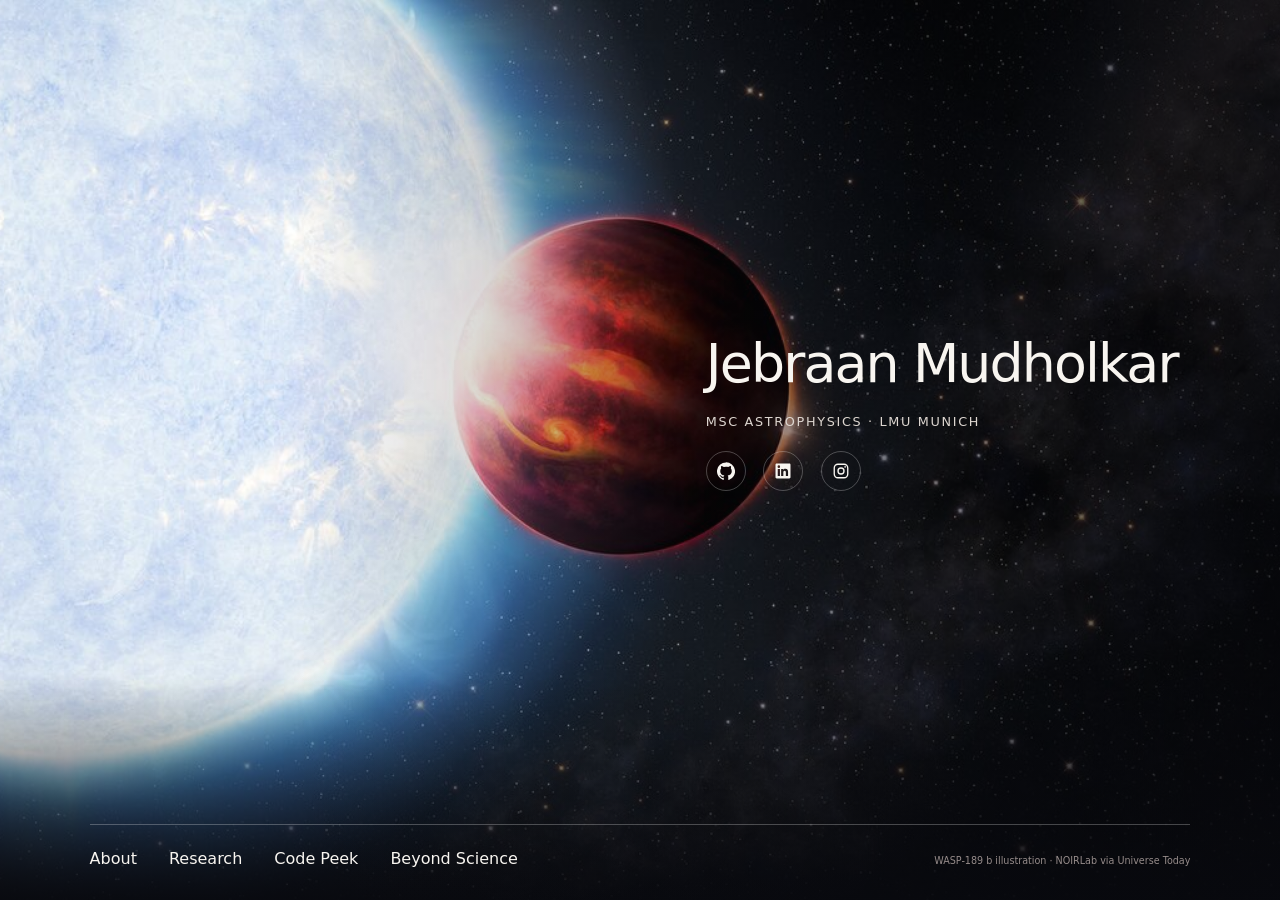
<file: index.html>
<!doctype html><html lang="en"><head><meta charset="utf-8"><meta name="viewport" content="width=device-width,initial-scale=1"><title>Jebraan Mudholkar | Astrophysics & Exoplanets</title><meta name="description" content="Jebraan Mudholkar, MSc Astrophysics student at LMU Munich, studying exoplanets, radial velocities and stellar spectra. Explore my research and life beyond science."><meta name="robots" content="index,follow"><link rel="canonical" href="https://proxima786.github.io/"><meta property="og:type" content="website"><meta property="og:title" content="Jebraan Mudholkar | Astrophysics & Exoplanets"><meta property="og:description" content="Jebraan Mudholkar, MSc Astrophysics student at LMU Munich, studying exoplanets, radial velocities and stellar spectra. Explore my research and life beyond science."><meta property="og:url" content="https://proxima786.github.io/"><meta property="og:image" content="https://proxima786.github.io/hero.jpg"><meta name="twitter:card" content="summary_large_image"><link rel="icon" href="favicon.svg" type="image/svg+xml"><link rel="stylesheet" href="style.css"><script src="site.js" defer></script><script type="application/ld+json">{"@context": "https://schema.org", "@type": "Person", "name": "Jebraan Mudholkar", "url": "https://proxima786.github.io/", "jobTitle": "MSc Astrophysics student", "affiliation": {"@type": "CollegeOrUniversity", "name": "Ludwig Maximilian University of Munich"}, "sameAs": ["https://github.com/proxima786", "https://de.linkedin.com/in/jebraan-mudholkar-01b378244", "https://www.instagram.com/jebraan_mudholkar/"]}</script>
<meta property="og:site_name" content="Jebraan Mudholkar">
<script type="application/ld+json">
{
  "@context": "https://schema.org",
  "@type": "WebSite",
  "name": "Jebraan Mudholkar",
  "url": "https://proxima786.github.io/"
}
</script>
</head><body class="homepage"><header class="hero" id="home">
<img alt="" fetchpriority="high" src="hero.jpg"/>
<div aria-hidden="true" class="shade"></div>
<div class="intro">
<h1>Jebraan Mudholkar</h1>
<p class="subtitle">MSc Astrophysics · LMU Munich</p>
<div aria-label="Social profiles" class="social">
<a aria-label="GitHub" href="https://github.com/proxima786" title="GitHub"><svg aria-hidden="true" viewbox="0 0 24 24"><path d="M12 .5a12 12 0 0 0-3.79 23.39c.6.11.82-.26.82-.58v-2.23c-3.34.73-4.04-1.42-4.04-1.42-.55-1.39-1.34-1.76-1.34-1.76-1.09-.75.08-.73.08-.73 1.21.08 1.85 1.24 1.85 1.24 1.07 1.84 2.81 1.31 3.49 1 .11-.78.42-1.31.76-1.61-2.67-.3-5.47-1.34-5.47-5.93 0-1.31.47-2.38 1.24-3.22-.12-.3-.54-1.52.12-3.18 0 0 1.01-.32 3.3 1.23A11.5 11.5 0 0 1 12 6.3c1.02 0 2.05.14 3.01.4 2.29-1.55 3.3-1.23 3.3-1.23.66 1.66.24 2.88.12 3.18.77.84 1.24 1.91 1.24 3.22 0 4.6-2.8 5.62-5.48 5.92.43.37.82 1.1.82 2.22v3.3c0 .32.22.7.83.58A12 12 0 0 0 12 .5z"></path></svg></a>
<a aria-label="LinkedIn" href="https://de.linkedin.com/in/jebraan-mudholkar-01b378244" title="LinkedIn"><svg aria-hidden="true" viewbox="0 0 24 24"><path d="M20.45 2H3.55C2.69 2 2 2.68 2 3.52v16.96c0 .84.69 1.52 1.55 1.52h16.9c.86 0 1.55-.68 1.55-1.52V3.52c0-.84-.69-1.52-1.55-1.52zM7.93 18.75H4.98V9.2h2.95v9.55zM6.45 7.9a1.71 1.71 0 1 1 0-3.42 1.71 1.71 0 0 1 0 3.42zm12.3 10.85H15.8V14.1c0-1.11-.02-2.54-1.55-2.54-1.55 0-1.79 1.21-1.79 2.46v4.73H9.51V9.2h2.83v1.3h.04c.39-.74 1.35-1.52 2.78-1.52 2.97 0 3.59 1.95 3.59 4.49v5.28z"></path></svg></a>
<a aria-label="Instagram" href="https://www.instagram.com/jebraan_mudholkar/" title="Instagram"><svg aria-hidden="true" viewbox="0 0 24 24"><rect fill="none" height="18" rx="5" stroke="currentColor" stroke-width="1.8" width="18" x="3" y="3"></rect><circle cx="12" cy="12" fill="none" r="4" stroke="currentColor" stroke-width="1.8"></circle><circle cx="17.5" cy="6.5" r="1.1"></circle></svg></a>
</div>
</div>
<div class="dock">
<nav aria-label="Main navigation"><a href="about.html">About</a><a href="research.html">Research</a><a href="code-peek.html">Code Peek</a><a href="beyond-science.html">Beyond Science</a></nav>
<a class="credit" href="https://www.universetoday.com/articles/exoplanet-host-star-shares-elemental-traits-with-its-hot-jupiter">WASP-189 b illustration · NOIRLab via Universe Today</a>
</div>
</header></body></html>
</file>
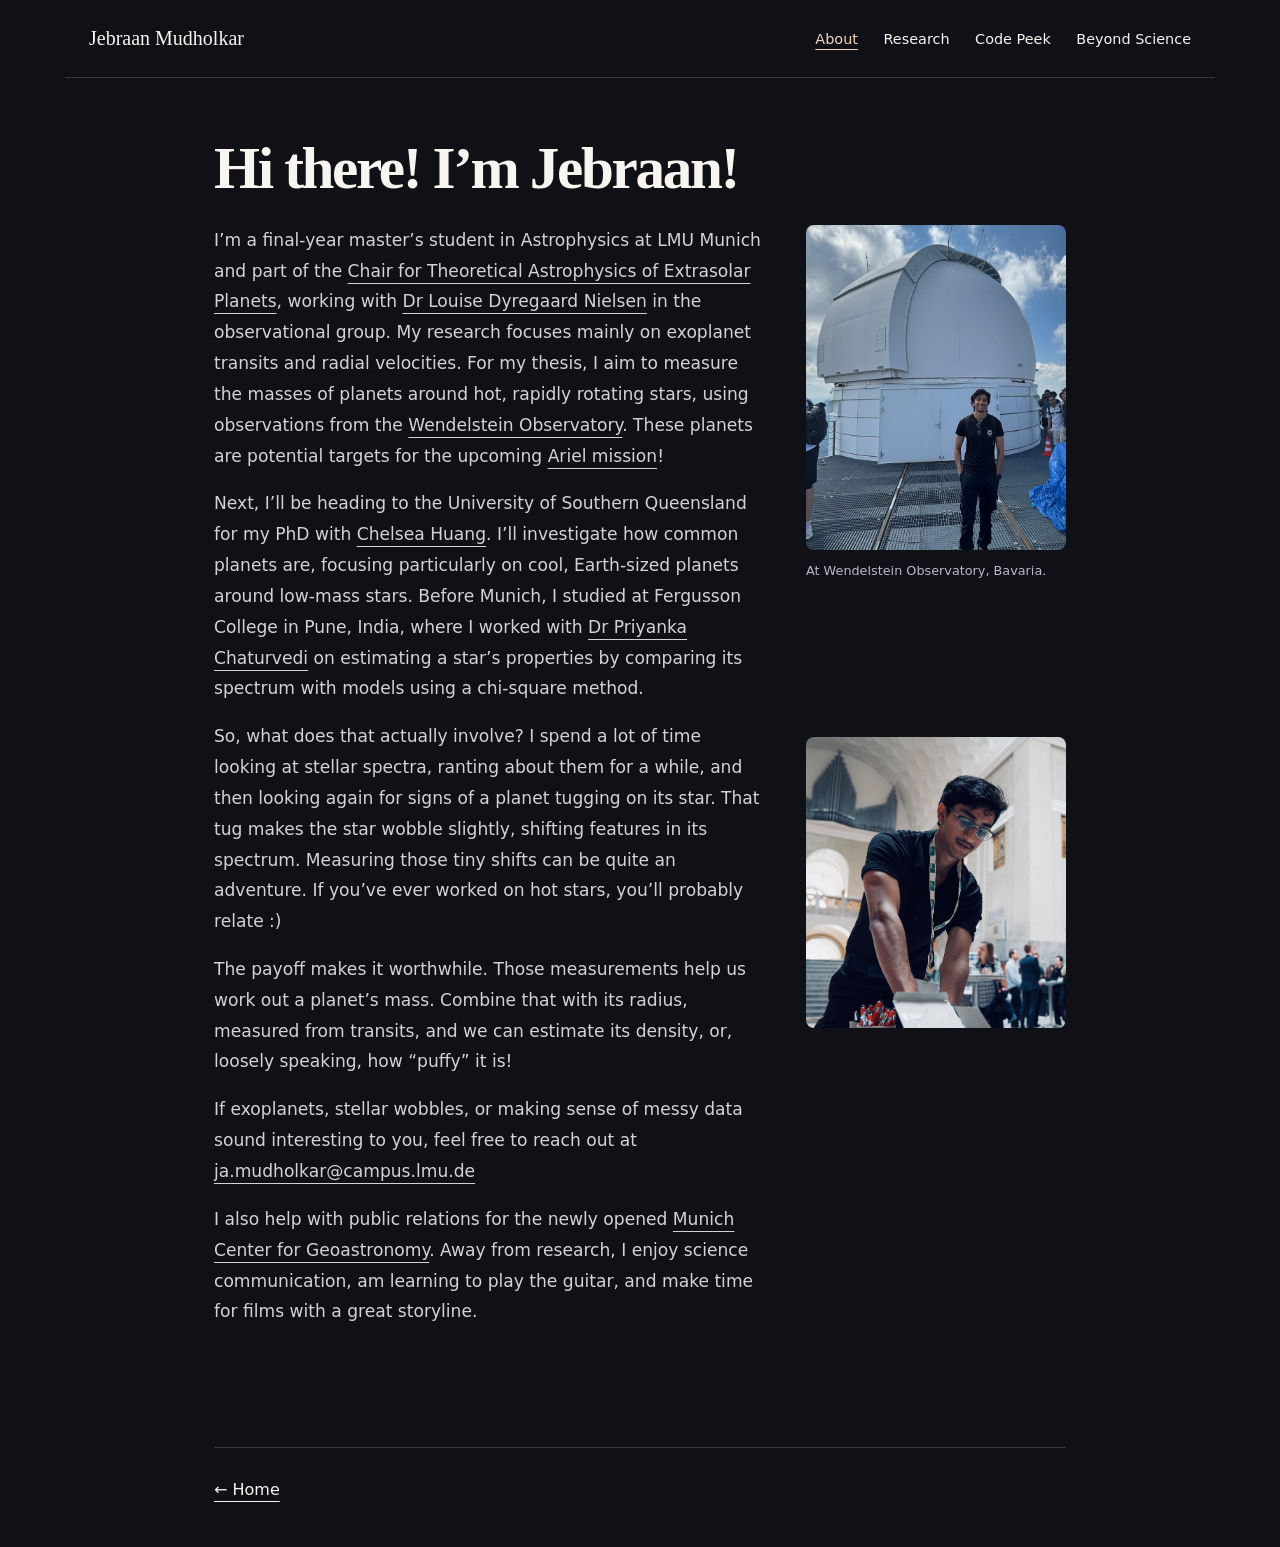
<file: about.html>
<!doctype html><html lang="en"><head><meta charset="utf-8"><meta name="viewport" content="width=device-width,initial-scale=1"><title>About | Jebraan Mudholkar</title><meta name="description" content="Meet Jebraan Mudholkar, an astrophysics master's student at LMU Munich working on exoplanets with Louise Nielsen, and assisting the Munich Center for Geoastronomy."><meta name="robots" content="index,follow"><link rel="canonical" href="https://proxima786.github.io/about.html"><meta property="og:type" content="website"><meta property="og:title" content="About | Jebraan Mudholkar"><meta property="og:description" content="Meet Jebraan Mudholkar, an astrophysics master's student at LMU Munich working on exoplanets with Louise Nielsen, and assisting the Munich Center for Geoastronomy."><meta property="og:url" content="https://proxima786.github.io/about.html"><meta property="og:image" content="https://proxima786.github.io/hero.jpg"><meta name="twitter:card" content="summary_large_image"><link rel="icon" href="favicon.svg" type="image/svg+xml"><link rel="stylesheet" href="style.css"><script src="site.js" defer></script></head><body class="inner-page"><nav aria-label="Page navigation" class="page-nav"><a class="wordmark" href="index.html">Jebraan Mudholkar</a><div><a aria-current="page" href="about.html">About</a><a href="research.html">Research</a><a href="code-peek.html">Code Peek</a><a href="beyond-science.html">Beyond Science</a></div></nav><main><section class="content" id="about">
<h1 class="page-title"><strong>Hi there! I’m Jebraan!</strong></h1>
<p>I’m a final-year master’s student in Astrophysics at LMU Munich and part of the <a href="https://www.physik.lmu.de/observatory/en/research/stars-planets-and-life/chair-for-theoretical-astrophysics-of-extrasolar-planets/">Chair for Theoretical Astrophysics of Extrasolar Planets</a>, working with <a href="https://louisedyregaard.github.io/">Dr Louise Dyregaard Nielsen</a> in the observational group. My research focuses mainly on exoplanet transits and radial velocities. For my thesis, I aim to measure the masses of planets around hot, rapidly rotating stars, using observations from the <a href="https://www.physik.lmu.de/observatory/en/research/wendelstein-observatory/">Wendelstein Observatory</a>. These planets are potential targets for the upcoming <a href="https://www.esa.int/Science_Exploration/Space_Science/Ariel">Ariel mission</a>!</p>
<figure class="about-photo"><img alt="Jebraan standing in front of the dome at Wendelstein Observatory" height="1600" loading="lazy" src="wendelstein.jpg" width="741"/><figcaption>At Wendelstein Observatory, Bavaria.</figcaption></figure>
<p>Next, I’ll be heading to the University of Southern Queensland for my PhD with <a href="https://staffprofile.unisq.edu.au/Profile/Chelsea-Huang">Chelsea Huang</a>. I’ll investigate how common planets are, focusing particularly on cool, Earth-sized planets around low-mass stars. Before Munich, I studied at Fergusson College in Pune, India, where I worked with <a href="https://www.tifr.res.in/~daa/people_list.html">Dr Priyanka Chaturvedi</a> on estimating a star’s properties by comparing its spectrum with models using a chi-square method.</p>
<p>So, what does that actually involve? I spend a lot of time looking at stellar spectra, ranting about them for a while, and then looking again for signs of a planet tugging on its star. That tug makes the star wobble slightly, shifting features in its spectrum. Measuring those tiny shifts can be quite an adventure. If you’ve ever worked on hot stars, you’ll probably relate :)</p>
<p>The payoff makes it worthwhile. Those measurements help us work out a planet’s mass. Combine that with its radius, measured from transits, and we can estimate its density, or, loosely speaking, how “puffy” it is!</p>
<p>If exoplanets, stellar wobbles, or making sense of messy data sound interesting to you, feel free to reach out at <a href="mailto:ja.mudholkar@campus.lmu.de">ja.mudholkar@campus.lmu.de</a></p>
<p>I also help with public relations for the newly opened <a href="https://www.lmu.de/center-geoastronomy/en/">Munich Center for Geoastronomy</a>. Away from research, I enjoy science communication, am learning to play the guitar, and make time for films with a great storyline.</p>
<figure class="about-candid"><img alt="Jebraan leaning over a desk and writing, wearing an LMU lanyard" height="1600" loading="lazy" src="portrait.jpg" width="1430"/></figure>
</section></main><footer><a href="index.html">← Home</a></footer></body></html>
</file>
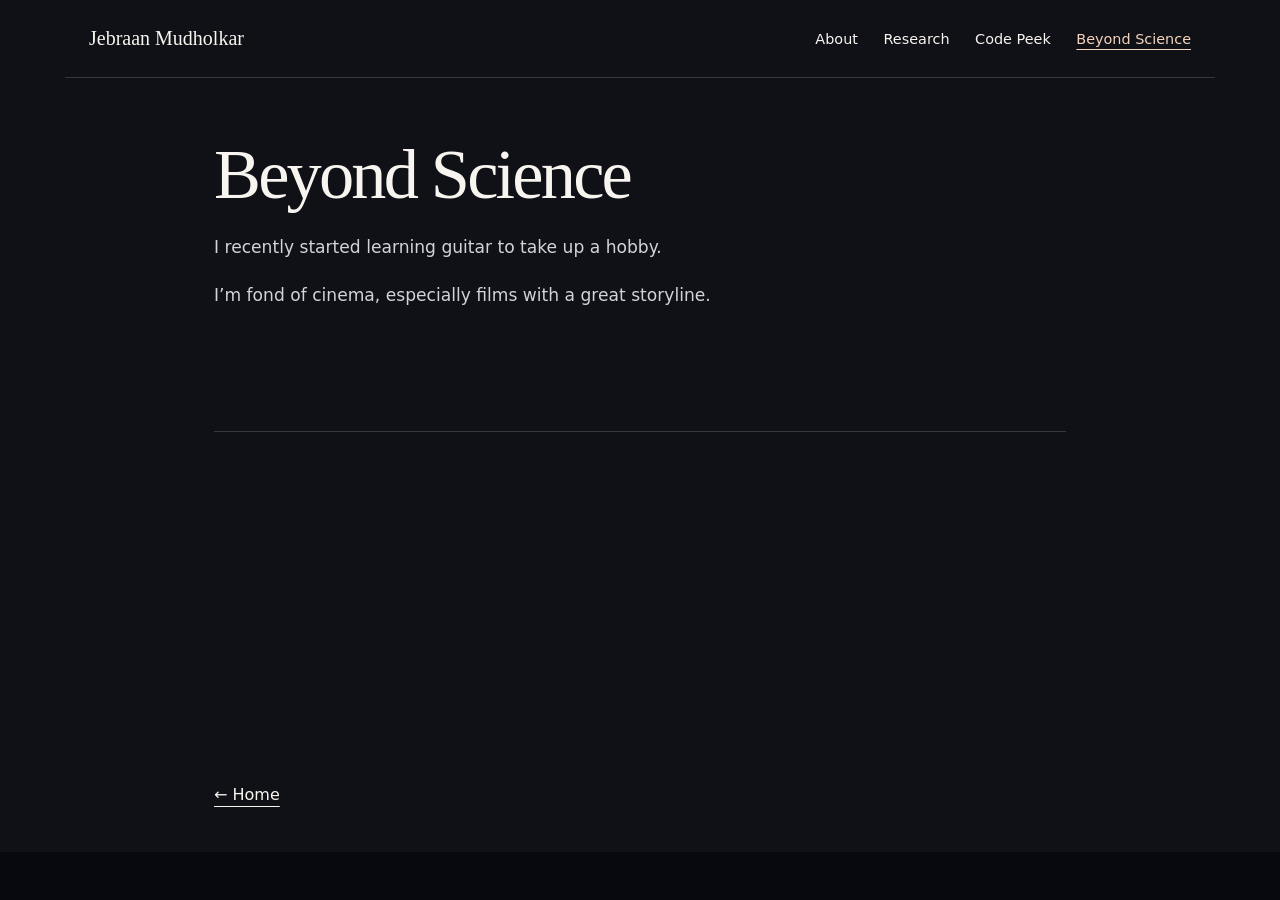
<file: beyond-science.html>
<!doctype html><html lang="en"><head><meta charset="utf-8"><meta name="viewport" content="width=device-width,initial-scale=1"><title>Beyond Science | Jebraan Mudholkar</title><meta name="description" content="Life beyond astrophysics: Jebraan Mudholkar's interest in guitar, cinema and science communication."><meta name="robots" content="index,follow"><link rel="canonical" href="https://proxima786.github.io/beyond-science.html"><meta property="og:type" content="website"><meta property="og:title" content="Beyond Science | Jebraan Mudholkar"><meta property="og:description" content="Life beyond astrophysics: Jebraan Mudholkar's interest in guitar, cinema and science communication."><meta property="og:url" content="https://proxima786.github.io/beyond-science.html"><meta property="og:image" content="https://proxima786.github.io/hero.jpg"><meta name="twitter:card" content="summary_large_image"><link rel="icon" href="favicon.svg" type="image/svg+xml"><link rel="stylesheet" href="style.css"><script src="site.js" defer></script></head><body class="inner-page"><nav aria-label="Page navigation" class="page-nav"><a class="wordmark" href="index.html">Jebraan Mudholkar</a><div><a href="about.html">About</a><a href="research.html">Research</a><a href="code-peek.html">Code Peek</a><a aria-current="page" href="beyond-science.html">Beyond Science</a></div></nav><main><section class="content" id="beyond">
<h1 class="page-title">Beyond Science</h1>
<p>I recently started learning guitar to take up a hobby.</p>
<p>I’m fond of cinema, especially films with a great storyline.</p>
</section></main><footer><a href="index.html">← Home</a></footer></body></html>
</file>
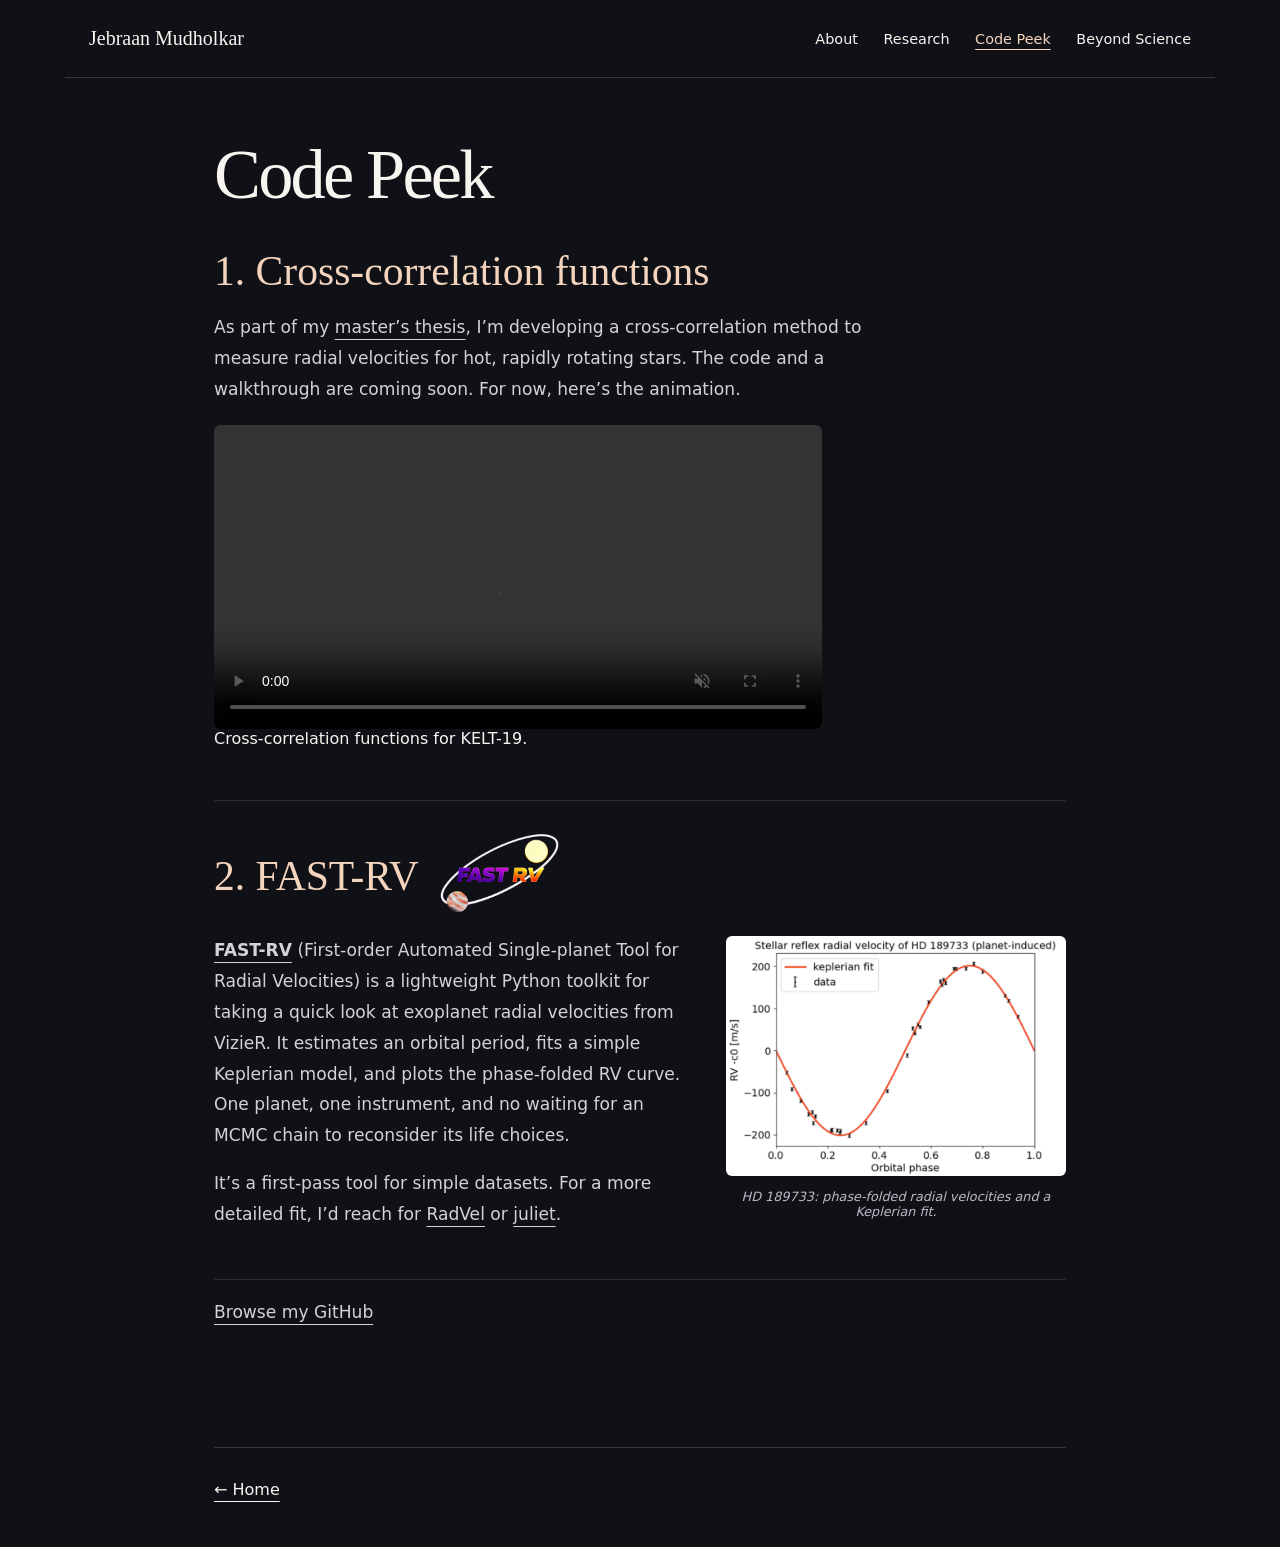
<file: code-peek.html>
<!doctype html><html lang="en"><head><meta charset="utf-8"><meta name="viewport" content="width=device-width,initial-scale=1"><title>Code Peek | Jebraan Mudholkar</title><meta name="description" content="A KELT-19 cross-correlation animation and FAST-RV, a Python toolkit for quick single-planet radial velocity fits."><meta name="robots" content="index,follow"><link rel="canonical" href="https://proxima786.github.io/code-peek.html"><meta property="og:type" content="website"><meta property="og:title" content="Code Peek | Jebraan Mudholkar"><meta property="og:description" content="A KELT-19 cross-correlation animation and FAST-RV, a Python toolkit for quick single-planet radial velocity fits."><meta property="og:url" content="https://proxima786.github.io/code-peek.html"><meta property="og:image" content="https://proxima786.github.io/hero.jpg"><meta name="twitter:card" content="summary_large_image"><link rel="icon" href="favicon.svg" type="image/svg+xml"><link rel="stylesheet" href="style.css?v=code-peek"><script src="site.js" defer></script></head><body class="inner-page"><nav aria-label="Page navigation" class="page-nav"><a class="wordmark" href="index.html">Jebraan Mudholkar</a><div><a href="about.html">About</a><a href="research.html">Research</a><a aria-current="page" href="code-peek.html">Code Peek</a><a href="beyond-science.html">Beyond Science</a></div></nav><main><section class="content" id="code-peek">
<h1 class="page-title">Code Peek</h1>
<article class="research-entry">
  <h2>1. Cross-correlation functions</h2>
  <p>As part of my <a href="research.html#masters-thesis">master’s thesis</a>, I’m developing a cross-correlation method to measure radial velocities for hot, rapidly rotating stars. The code and a walkthrough are coming soon. For now, here’s the animation.</p>
  <figure style="margin: 1.25rem 0; max-width: 38rem;">
    <video loop controls autoplay muted playsinline preload="metadata" width="1500" height="960"
      style="display: block; width: 100%; height: auto; border-radius: 0.4rem;"
      aria-label="Animation of cross-correlation functions for KELT-19">
      <source src="kelt19_ccf.mp4" type="video/mp4">
      <a href="kelt19_ccf.mp4">Download the KELT-19 CCF animation</a>.
    </video>
    <figcaption>Cross-correlation functions for KELT-19.</figcaption>
  </figure>
</article>
<article class="research-entry">
  <header class="code-project-header">
    <h2>2. FAST-RV</h2>
    <img class="code-project-logo" src="fast-rv-logo.png" alt="FAST-RV logo" width="1536" height="1024" loading="lazy">
  </header>
  <div class="research-with-figure">
    <div class="research-copy">
      <p><a href="https://github.com/proxima786/FAST-RV"><strong>FAST-RV</strong></a> (First-order Automated Single-planet Tool for Radial Velocities) is a lightweight Python toolkit for taking a quick look at exoplanet radial velocities from VizieR. It estimates an orbital period, fits a simple Keplerian model, and plots the phase-folded RV curve. One planet, one instrument, and no waiting for an MCMC chain to reconsider its life choices.</p>
      <p>It’s a first-pass tool for simple datasets. For a more detailed fit, I’d reach for <a href="https://radvel.readthedocs.io/en/latest/">RadVel</a> or <a href="https://juliet.readthedocs.io/en/latest/">juliet</a>.</p>
    </div>
    <figure class="research-figure">
      <a href="fast-rv-hd189733.png" aria-label="Open the HD 189733 radial velocity plot at full size">
        <img src="fast-rv-hd189733.png" alt="Phase-folded radial velocities of HD 189733 with error bars and an orange Keplerian fit." width="831" height="587" loading="lazy">
      </a>
      <figcaption>HD 189733: phase-folded radial velocities and a Keplerian fit.</figcaption>
    </figure>
  </div>
</article>
<p><a href="https://github.com/proxima786">Browse my GitHub</a></p>
</section></main><footer><a href="index.html">← Home</a></footer></body></html>
</file>
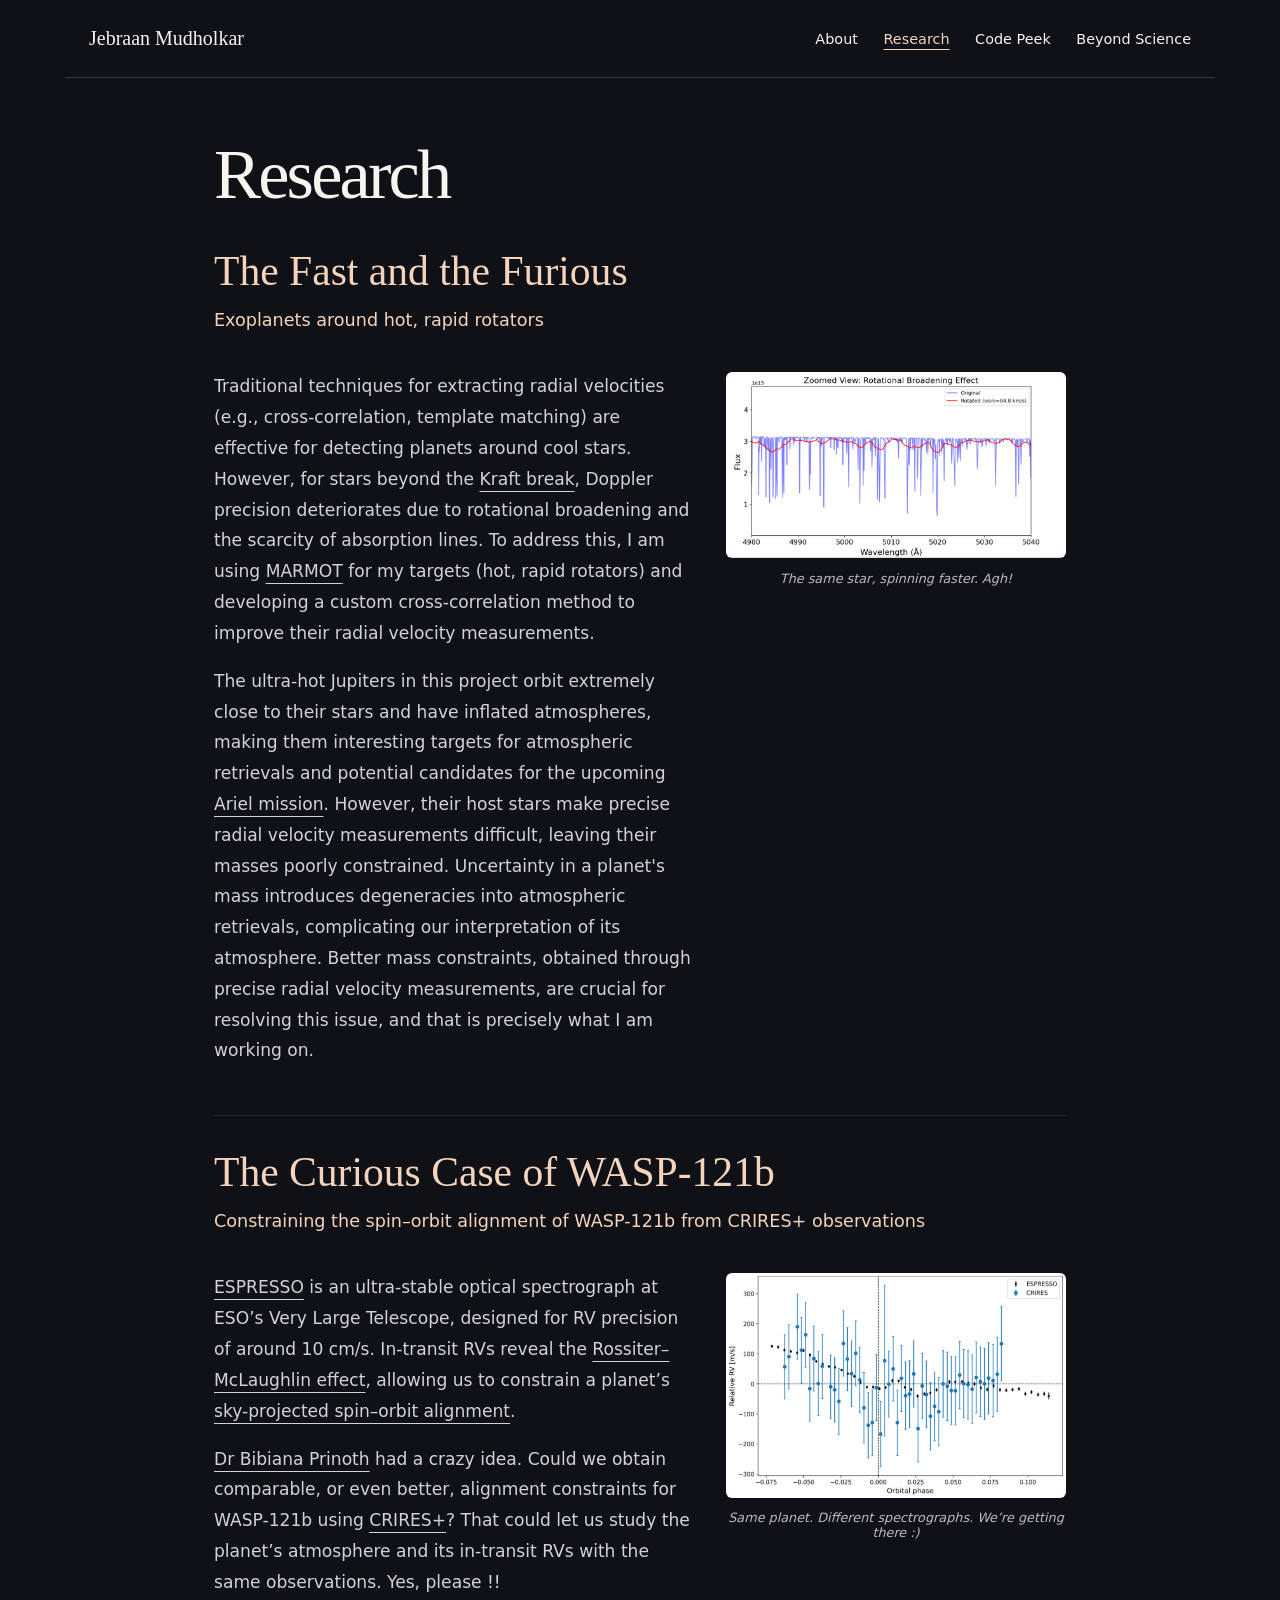
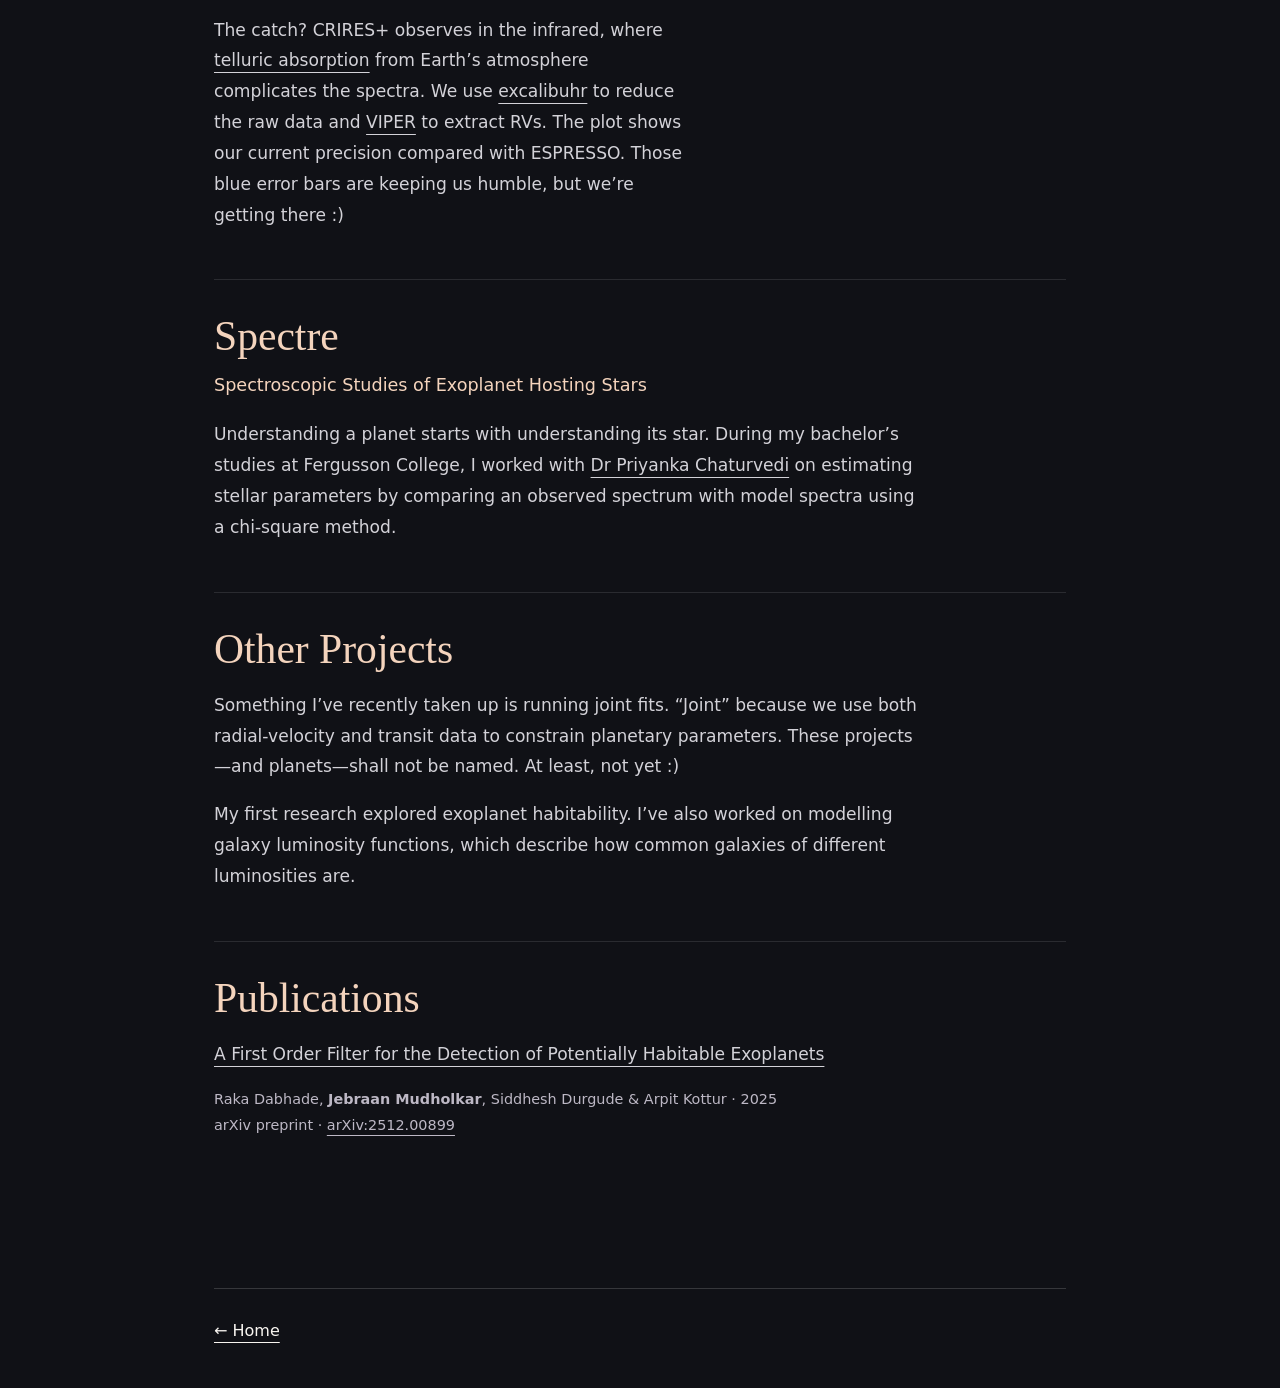
<file: research.html>
<!doctype html><html lang="en"><head><meta charset="utf-8"><meta name="viewport" content="width=device-width,initial-scale=1"><title>Research & Publications | Jebraan Mudholkar</title><meta name="description" content="Jebraan Mudholkar's research on hot-star exoplanet masses, Wendelstein radial velocities, WASP-121b spin-orbit alignment with CRIRES+, and stellar spectroscopy."><meta name="robots" content="index,follow"><link rel="canonical" href="https://proxima786.github.io/research.html"><meta property="og:type" content="website"><meta property="og:title" content="Research & Publications | Jebraan Mudholkar"><meta property="og:description" content="Jebraan Mudholkar's research on hot-star exoplanet masses, Wendelstein radial velocities, WASP-121b spin-orbit alignment with CRIRES+, and stellar spectroscopy."><meta property="og:url" content="https://proxima786.github.io/research.html"><meta property="og:image" content="https://proxima786.github.io/hero.jpg"><meta name="twitter:card" content="summary_large_image"><link rel="icon" href="favicon.svg" type="image/svg+xml"><link rel="stylesheet" href="style.css"><script src="site.js" defer></script></head><body class="inner-page"><nav aria-label="Page navigation" class="page-nav"><a class="wordmark" href="index.html">Jebraan Mudholkar</a><div><a href="about.html">About</a><a aria-current="page" href="research.html">Research</a><a href="code-peek.html">Code Peek</a><a href="beyond-science.html">Beyond Science</a></div></nav><main><section class="content" id="research">
<h1 class="page-title">Research</h1>
<article class="research-entry" id="masters-thesis">
<h3>The Fast and the Furious</h3>
<p class="research-subtitle">Exoplanets around hot, rapid rotators</p>
<div class="research-with-figure"><div class="research-copy"><p>Traditional techniques for extracting radial velocities (e.g., cross-correlation, template matching) are effective for detecting planets around cool stars. However, for stars beyond the <a href="https://en.wikipedia.org/wiki/Kraft_break">Kraft break</a>, Doppler precision deteriorates due to rotational broadening and the scarcity of absorption lines. To address this, I am using <a href="https://edoc.ub.uni-muenchen.de/30064/">MARMOT</a> for my targets (hot, rapid rotators) and developing a custom cross-correlation method to improve their radial velocity measurements.</p>
<p>The ultra-hot Jupiters in this project orbit extremely close to their stars and have inflated atmospheres, making them interesting targets for atmospheric retrievals and potential candidates for the upcoming <a href="https://www.esa.int/Science_Exploration/Space_Science/Ariel">Ariel mission</a>. However, their host stars make precise radial velocity measurements difficult, leaving their masses poorly constrained. Uncertainty in a planet's mass introduces degeneracies into atmospheric retrievals, complicating our interpretation of its atmosphere. Better mass constraints, obtained through precise radial velocity measurements, are crucial for resolving this issue, and that is precisely what I am working on.</p>
</div><figure class="research-figure"><img alt="Stellar spectrum before and after rotational broadening. Narrow blue absorption lines become broader and shallower in red at a projected rotational velocity of 84.8 kilometres per second." height="586" loading="lazy" src="broadening.png" width="1069"/><figcaption>The same star, spinning faster. Agh!</figcaption></figure></div>
</article>
<article class="research-entry">
<h3>The Curious Case of WASP-121b</h3>
<p class="research-subtitle">Constraining the spin–orbit alignment of WASP-121b from CRIRES+ observations</p>
<div class="research-with-figure"><div class="research-copy">
<p><a href="https://www.eso.org/sci/facilities/paranal/instruments/espresso.html">ESPRESSO</a> is an ultra-stable optical spectrograph at ESO’s Very Large Telescope, designed for RV precision of around 10 cm/s. In-transit RVs reveal the <a href="https://en.wikipedia.org/wiki/Rossiter%E2%80%93McLaughlin_effect">Rossiter–McLaughlin effect</a>, allowing us to constrain a planet’s <a href="https://doi.org/10.1088/0004-637X/696/2/1230">sky-projected spin–orbit alignment</a>.</p>
<p><a href="https://bibianaprinoth.ch/">Dr Bibiana Prinoth</a> had a crazy idea. Could we obtain comparable, or even better, alignment constraints for WASP-121b using <a href="https://www.eso.org/public/teles-instr/paranal-observatory/vlt/vlt-instr/crires%2B/">CRIRES+</a>? That could let us study the planet’s atmosphere and its in-transit RVs with the same observations. Yes, please !!</p>
<p>The catch? CRIRES+ observes in the infrared, where <a href="https://www.eso.org/sci/software/pipelines/skytools/molecfit">telluric absorption</a> from Earth’s atmosphere complicates the spectra. We use <a href="https://excalibuhr.readthedocs.io/en/latest/">excalibuhr</a> to reduce the raw data and <a href="https://mzechmeister.github.io/viper_RV_pipeline/">VIPER</a> to extract RVs. The plot shows our current precision compared with ESPRESSO. Those blue error bars are keeping us humble, but we’re getting there :)</p>
</div>
<figure class="research-figure"><img alt="Relative radial velocity against orbital phase for WASP-121b. ESPRESSO measurements in black have smaller error bars than the current CRIRES measurements in blue." height="797" loading="lazy" src="crires.png" width="1206"/><figcaption>Same planet. Different spectrographs. We’re getting there :)</figcaption></figure>
</div>
</article>
<article class="research-entry">
<h3>Spectre</h3>
<p class="research-subtitle">Spectroscopic Studies of Exoplanet Hosting Stars</p>
<p>Understanding a planet starts with understanding its star. During my bachelor’s studies at Fergusson College, I worked with <a href="https://www.tifr.res.in/~daa/people_list.html">Dr Priyanka Chaturvedi</a> on estimating stellar parameters by comparing an observed spectrum with model spectra using a chi-square method.</p>
</article>
<article class="research-entry">
<h3>Other Projects</h3>
<p>Something I’ve recently taken up is running joint fits. “Joint” because we use both radial-velocity and transit data to constrain planetary parameters. These projects—and planets—shall not be named. At least, not yet :)</p>
<p>My first research explored exoplanet habitability. I’ve also worked on modelling galaxy luminosity functions, which describe how common galaxies of different luminosities are.</p>
</article>
<div class="research-entry publications">
<h3>Publications</h3>
<p><a href="https://arxiv.org/abs/2512.00899">A First Order Filter for the Detection of Potentially Habitable Exoplanets</a></p>
<p class="publication-meta">Raka Dabhade, <strong>Jebraan Mudholkar</strong>, Siddhesh Durgude &amp; Arpit Kottur · 2025<br/>arXiv preprint · <a href="https://arxiv.org/abs/2512.00899">arXiv:2512.00899</a></p>
</div>
</section></main><footer><a href="index.html">← Home</a></footer></body></html>
</file>
<file: style.css>
:root{color-scheme:dark;font-family:system-ui,sans-serif;background:#08090e;color:#f8f5f0}
*{box-sizing:border-box}body{margin:0}a{color:inherit;text-underline-offset:.35em}a:focus-visible,summary:focus-visible{outline:2px solid #ffceaa;outline-offset:6px}
.hero{min-height:100svh;position:relative;isolation:isolate;display:grid;grid-template-rows:1fr auto;overflow:hidden;background:#090911}
.hero img,.shade{position:absolute;inset:0;width:100%;height:100%;z-index:-2}.hero img{object-fit:cover;object-position:30% center}.shade{z-index:-1;background:linear-gradient(90deg,transparent 20%,#09091050 50%,#090910ed 100%),linear-gradient(0deg,#08090e 0%,transparent 26%)}
.intro{align-self:center;justify-self:end;width:min(55%,800px);padding:3rem clamp(2rem,7vw,8rem) 3rem 0}
h1,h2,h3{font-family:Georgia,serif;font-weight:400;margin:0}h1{font-size:clamp(3.5rem,7.8vw,8.5rem);letter-spacing:-.065em;line-height:.91}h1 span{display:block}
.subtitle{margin:1.6rem 0;color:#f4d4bd;font-size:1rem;letter-spacing:.12em;text-transform:uppercase}.social{display:flex;gap:1.4rem;flex-wrap:wrap}.social a{font-size:.9rem}
.dock{margin:0 clamp(1.25rem,7vw,8rem);display:flex;align-items:baseline;justify-content:space-between;gap:1rem 2rem;flex-wrap:wrap;padding:1.5rem 0 2rem;border-top:1px solid #ffffff40}.dock nav{display:flex;gap:1rem 2rem;flex-wrap:wrap}.dock nav a{text-decoration:none}.dock nav a:hover{text-decoration:underline}.credit{font-size:.75rem;color:#d2c3bf}
main{max-width:900px;margin:auto;padding:0 1.5rem}section.content{padding:clamp(3rem,8vw,7rem) 0;border-bottom:1px solid #ffffff29}h2{font-size:clamp(2.6rem,6vw,4.4rem);letter-spacing:-.04em}h3{font-size:1.65rem;margin-top:1rem;color:#f4d4bd}.content p{max-width:65ch;line-height:1.75;color:#dedce4;font-size:1.07rem}footer{max-width:900px;margin:auto;padding:2rem 1.5rem 3rem}
@media(max-width:690px){.hero img{height:76%;object-position:27% 35%}.shade{background:linear-gradient(0deg,#08090e 22%,#08090edb 38%,transparent 76%)}.intro{justify-self:start;align-self:end;width:100%;padding:45vh 1.25rem 2rem}h1{font-size:clamp(3.4rem,13vw,5.8rem)}.dock{padding-bottom:1.5rem}}

#about{display:grid;grid-template-columns:minmax(0,1fr) 260px;column-gap:2.5rem;align-items:start}
#about h2{grid-column:1/-1;font-size:clamp(2.4rem,5vw,3.7rem);margin-bottom:1.4rem}
#about>p{grid-column:1/-1;margin-top:0}
#about>p:nth-of-type(1){grid-column:1;grid-row:2}
#about>p:nth-of-type(2){grid-column:1;grid-row:3}
.about-photo{grid-column:2;grid-row:2/4;margin:0}
.about-photo img{display:block;width:100%;height:auto;aspect-ratio:4/5;object-fit:cover;object-position:50% 60%;border-radius:8px}
.about-photo figcaption{color:#bdb8c5;font-size:.8rem;line-height:1.5;margin-top:.7rem}
@media(max-width:690px){
#about{display:flex;flex-direction:column}
#about h2{margin-bottom:1.4rem}
#about>p:nth-of-type(1){order:1}
.about-photo{order:2;width:min(100%,320px);align-self:center;margin:.5rem 0 2rem}
#about>p:nth-of-type(n+2){order:3}
}

#about>p{grid-column:1}
.about-candid{grid-column:2;grid-row:4/8;margin:1rem 0 0}
.about-candid img{display:block;width:100%;height:auto;border-radius:8px}
@media(max-width:690px){.about-candid{order:4;width:min(100%,400px);align-self:center;margin:1rem 0 0}}

[hidden]{display:none!important}
.page-nav{max-width:1150px;margin:auto;padding:1.7rem 1.5rem;display:flex;justify-content:space-between;align-items:center;gap:1.5rem;flex-wrap:wrap;border-bottom:1px solid #ffffff29}
.page-nav a{text-decoration:none;font-size:.9rem}
.page-nav .wordmark{font-family:Georgia,serif;font-size:1.25rem}
.page-nav div{display:flex;flex-wrap:wrap;gap:1rem 1.6rem}
.page-nav a[aria-current="page"]{color:#f4d4bd;text-decoration:underline}
main{min-height:75svh}
h2:focus{outline:none}
@media(max-width:690px){.intro h1{font-size:clamp(2.6rem,11vw,4.8rem)}}

.research-entry{padding:2rem 0;border-bottom:1px solid #ffffff29}
.research-entry:last-child{border-bottom:0}
.research-entry :is(h2,h3){
  font-size:clamp(1.8rem,4vw,2.6rem);
  letter-spacing:normal;
  color:#f4d4bd;
  margin:0;
}
.code-project-header{display:flex;align-items:center;gap:1rem;flex-wrap:wrap}
.code-project-logo{display:block;width:8rem;height:auto}
.research-entry .research-subtitle{color:#f4d4bd;margin-top:.6rem;font-size:1.1rem}
.research-entry .publication-meta{font-size:.9rem;color:#bdb8c5}
.research-figure{margin:2rem 0;max-width:100%}
.research-figure img{display:block;width:100%;height:auto;border-radius:6px}
.research-figure figcaption{margin-top:.8rem;color:#bdb8c5;font-size:.9rem;text-align:center;font-style:italic}
.research-with-figure{display:grid;grid-template-columns:minmax(0,1fr) minmax(0,340px);gap:2rem;align-items:start}
.research-with-figure .research-figure{margin:1.1rem 0 0;width:100%}
.research-with-figure .research-figure figcaption{font-size:.8rem}
@media(max-width:760px){.research-with-figure{grid-template-columns:minmax(0,1fr);gap:0}.research-with-figure .research-figure{max-width:340px;justify-self:center;margin:1rem 0}}

body{background:#101116}
body.homepage{background:#08090e}
.hero{height:100svh;min-height:600px}
.intro{width:auto;justify-self:end;margin-right:8vw;padding:0;max-width:580px}
.intro h1{font-family:system-ui,sans-serif;font-size:clamp(2rem,4.2vw,3.7rem);font-weight:350;letter-spacing:-.035em;line-height:1.15;white-space:nowrap}
.intro h1 span{display:inline}
.subtitle{font-size:.8rem;letter-spacing:.13em;margin:1.2rem 0 1.4rem;color:#ddd6d0}
.social{gap:1.1rem}
.social a{display:inline-flex;align-items:center;justify-content:center;width:40px;height:40px;border:1px solid #ffffff40;border-radius:50%;text-decoration:none;transition:background .25s,transform .25s}
.social a:hover{background:#ffffff18;transform:translateY(-3px)}
.social svg{width:18px;height:18px;fill:currentColor}
.credit{font-size:.6rem;opacity:.7;text-decoration:none}
.credit:hover{text-decoration:underline;opacity:1}
.hero>img{transform-origin:45% 45%;animation:space-drift 36s ease-in-out infinite alternate}
.hero .shade{background:linear-gradient(90deg,transparent 23%,#08090e45 50%,#08090eae 100%),linear-gradient(0deg,#08090ef0,transparent 25%)}
body{animation:page-enter .9s ease both}
body.leaving{animation:page-leave .3s ease forwards}
.intro{animation:intro-enter 1.4s ease both}
.dock{animation:intro-enter 1.6s ease both}
@keyframes page-enter{from{opacity:0}to{opacity:1}}
@keyframes page-leave{to{opacity:0}}
@keyframes intro-enter{from{opacity:0;transform:translateY(10px)}to{opacity:1;transform:translateY(0)}}
@keyframes space-drift{from{transform:scale(1.025) translateX(-.35%)}to{transform:scale(1.06) translateX(.35%)}}
.page-nav{background:#101116}
.content{border-bottom:0}
section.content{padding-top:3.5rem}
.content p{color:#d3d2d8;line-height:1.8}
.research-entry{border-color:#ffffff1c}
@media(max-width:690px){
.hero{min-height:560px}
.intro{align-self:end;justify-self:start;margin:0 1.5rem 3rem;padding:42vh 0 0}
.intro h1{font-size:clamp(1.8rem,7.7vw,3rem);white-space:normal}
.hero .shade{background:linear-gradient(0deg,#08090e 10%,#08090edb 35%,transparent 78%)}
.subtitle{font-size:.7rem}
.credit{font-size:.55rem}
.dock{margin:0 1.5rem}
.dock nav{gap:1rem;font-size:.85rem}
}
@media(prefers-reduced-motion:reduce){body,.intro,.dock,.hero>img{animation:none!important}.social a{transition:none}}

.page-title{font-family:Georgia,serif;font-size:clamp(2.6rem,6vw,4.4rem);letter-spacing:-.04em;line-height:1.15;font-weight:400}#about .page-title{grid-column:1/-1;margin-bottom:1.4rem;font-size:clamp(2.4rem,5vw,3.7rem)}
</file>
